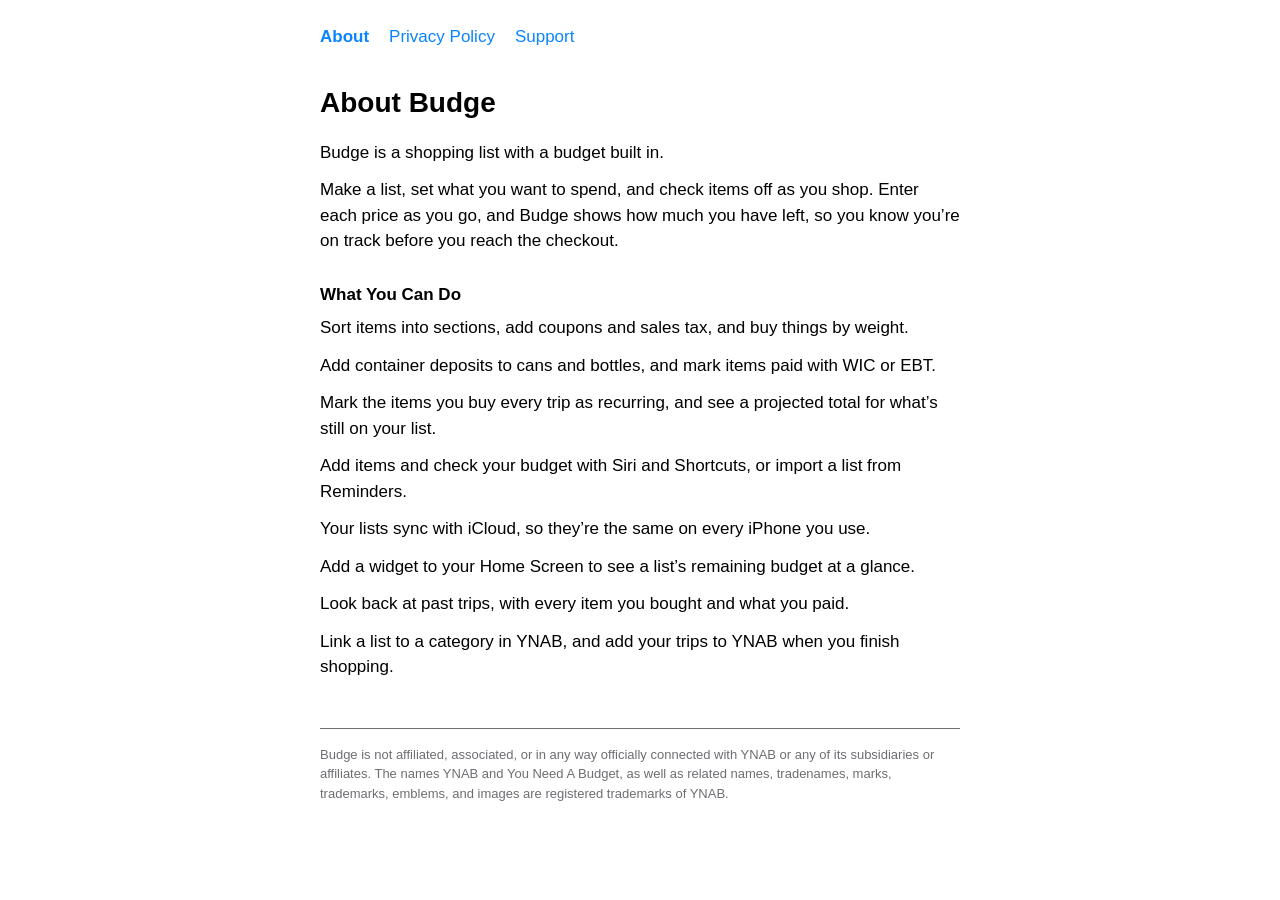
<file: index.html>
<!DOCTYPE html>
<html lang="en">
<head>
    <meta charset="utf-8">
    <meta name="viewport" content="width=device-width, initial-scale=1">
    <title>About Budge</title>
    <link rel="stylesheet" href="style.css">
</head>
<body>
    <nav>
        <a href="./" aria-current="page">About</a>
        <a href="privacy.html">Privacy Policy</a>
        <a href="support.html">Support</a>
    </nav>

    <h1>About Budge</h1>
    <p>Budge is a shopping list with a budget built in.</p>
    <p>Make a list, set what you want to spend, and check items off as you shop. Enter each price as you go, and Budge shows how much you have left, so you know you’re on track before you reach the checkout.</p>

    <h2>What You Can Do</h2>
    <p>Sort items into sections, add coupons and sales tax, and buy things by weight.</p>
    <p>Add container deposits to cans and bottles, and mark items paid with WIC or EBT.</p>
    <p>Mark the items you buy every trip as recurring, and see a projected total for what’s still on your list.</p>
    <p>Add items and check your budget with Siri and Shortcuts, or import a list from Reminders.</p>
    <p>Your lists sync with iCloud, so they’re the same on every iPhone you use.</p>
    <p>Add a widget to your Home Screen to see a list’s remaining budget at a glance.</p>
    <p>Look back at past trips, with every item you bought and what you paid.</p>
    <p>Link a list to a category in YNAB, and add your trips to YNAB when you finish shopping.</p>
    <footer>
        <p>Budge is not affiliated, associated, or in any way officially connected with YNAB or any of its subsidiaries or affiliates. The names YNAB and You Need A Budget, as well as related names, tradenames, marks, trademarks, emblems, and images are registered trademarks of YNAB.</p>
    </footer>
</body>
</html>
</file>
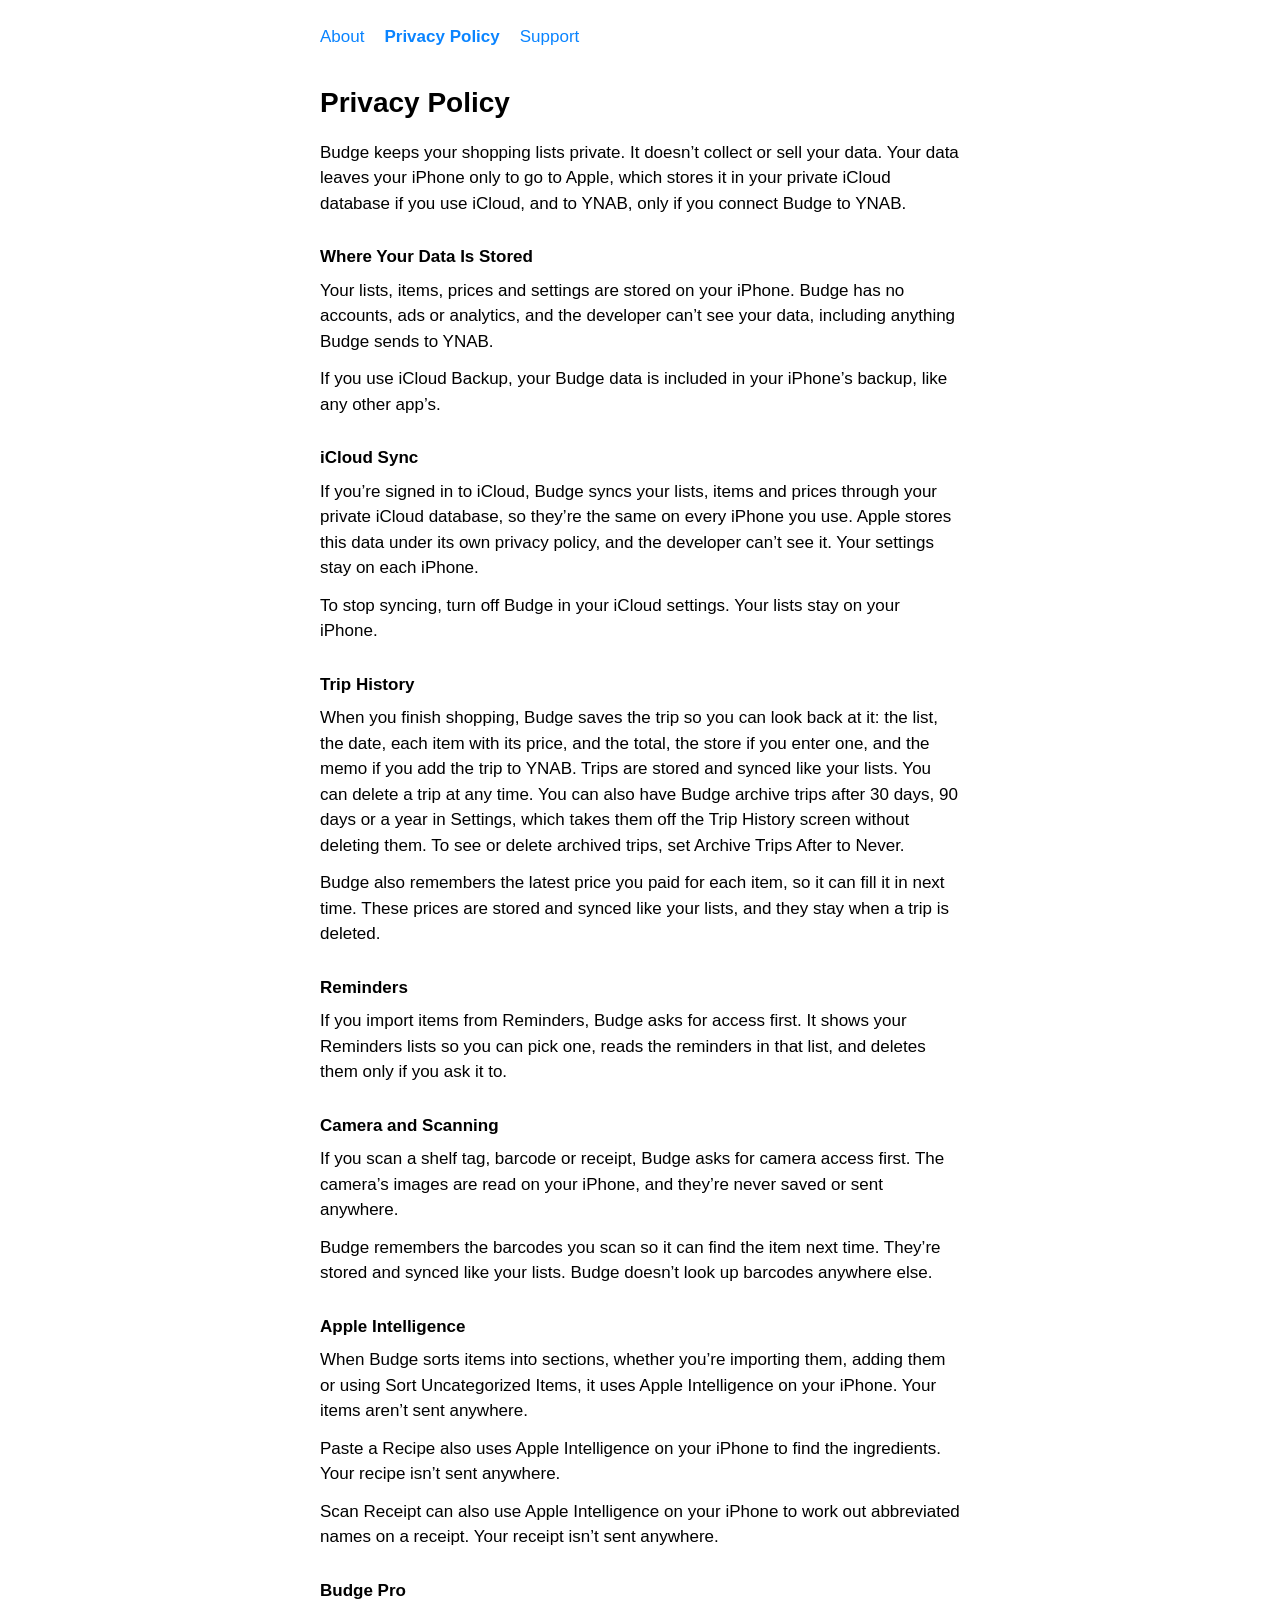
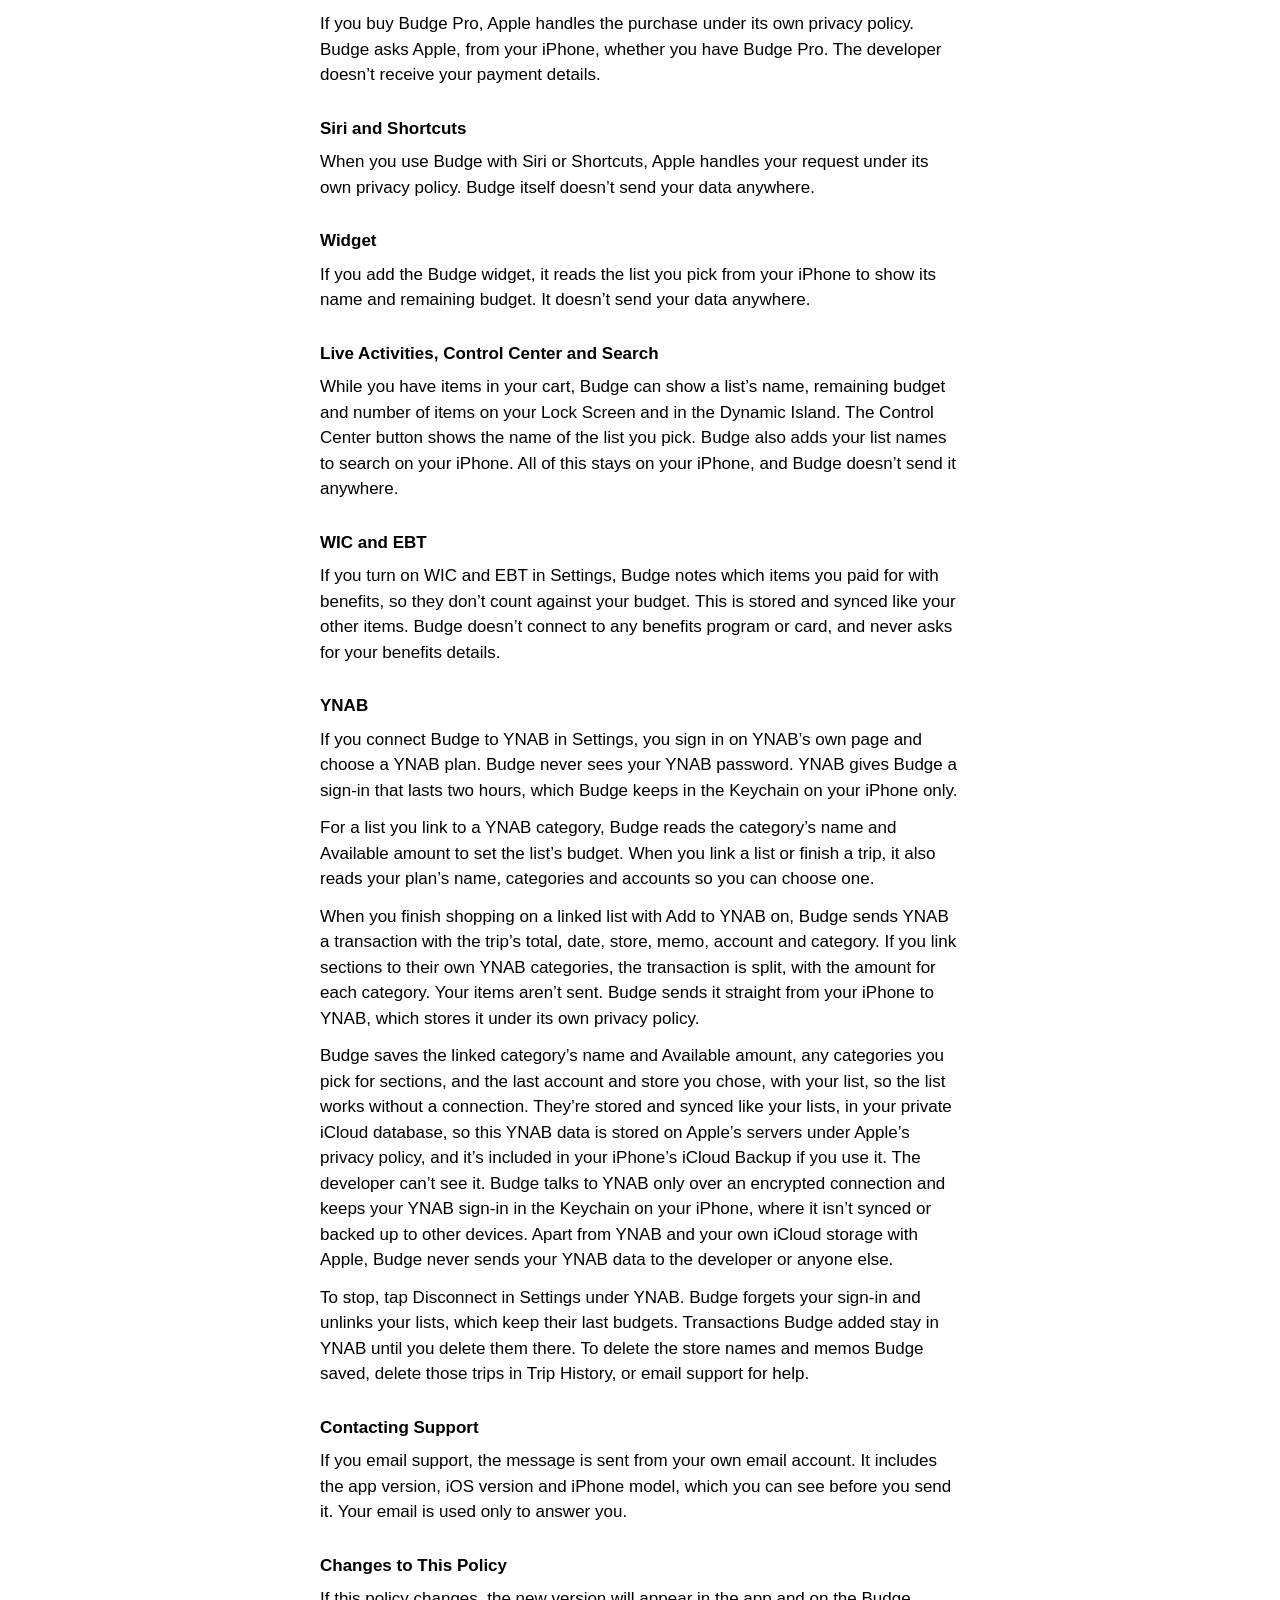
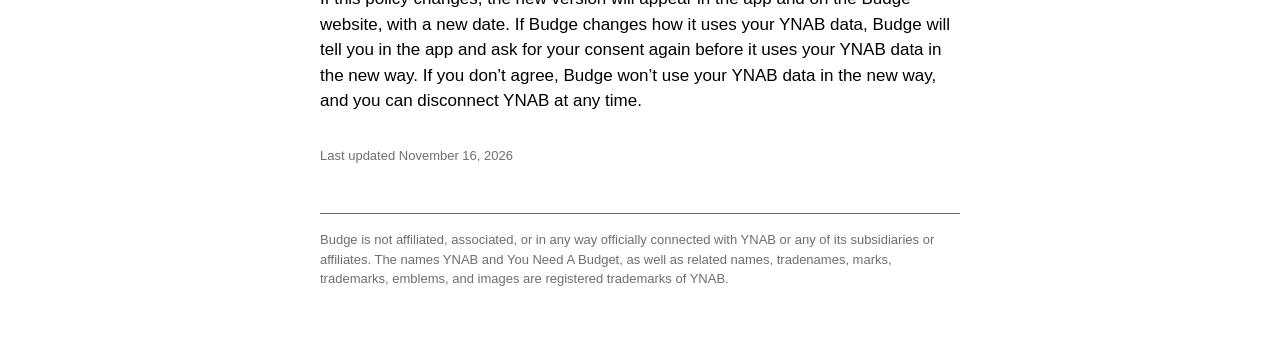
<file: privacy.html>
<!DOCTYPE html>
<html lang="en">
<head>
    <meta charset="utf-8">
    <meta name="viewport" content="width=device-width, initial-scale=1">
    <title>Budge Privacy Policy</title>
    <link rel="stylesheet" href="style.css">
</head>
<body>
    <nav>
        <a href="./">About</a>
        <a href="privacy.html" aria-current="page">Privacy Policy</a>
        <a href="support.html">Support</a>
    </nav>

    <h1>Privacy Policy</h1>
    <p>Budge keeps your shopping lists private. It doesn’t collect or sell your data. Your data leaves your iPhone only to go to Apple, which stores it in your private iCloud database if you use iCloud, and to YNAB, only if you connect Budge to YNAB.</p>

    <h2>Where Your Data Is Stored</h2>
    <p>Your lists, items, prices and settings are stored on your iPhone. Budge has no accounts, ads or analytics, and the developer can’t see your data, including anything Budge sends to YNAB.</p>
    <p>If you use iCloud Backup, your Budge data is included in your iPhone’s backup, like any other app’s.</p>

    <h2>iCloud Sync</h2>
    <p>If you’re signed in to iCloud, Budge syncs your lists, items and prices through your private iCloud database, so they’re the same on every iPhone you use. Apple stores this data under its own privacy policy, and the developer can’t see it. Your settings stay on each iPhone.</p>
    <p>To stop syncing, turn off Budge in your iCloud settings. Your lists stay on your iPhone.</p>

    <h2>Trip History</h2>
    <p>When you finish shopping, Budge saves the trip so you can look back at it: the list, the date, each item with its price, and the total, the store if you enter one, and the memo if you add the trip to YNAB. Trips are stored and synced like your lists. You can delete a trip at any time. You can also have Budge archive trips after 30 days, 90 days or a year in Settings, which takes them off the Trip History screen without deleting them. To see or delete archived trips, set Archive Trips After to Never.</p>
    <p>Budge also remembers the latest price you paid for each item, so it can fill it in next time. These prices are stored and synced like your lists, and they stay when a trip is deleted.</p>

    <h2>Reminders</h2>
    <p>If you import items from Reminders, Budge asks for access first. It shows your Reminders lists so you can pick one, reads the reminders in that list, and deletes them only if you ask it to.</p>

    <h2>Camera and Scanning</h2>
    <p>If you scan a shelf tag, barcode or receipt, Budge asks for camera access first. The camera’s images are read on your iPhone, and they’re never saved or sent anywhere.</p>
    <p>Budge remembers the barcodes you scan so it can find the item next time. They’re stored and synced like your lists. Budge doesn’t look up barcodes anywhere else.</p>

    <h2>Apple Intelligence</h2>
    <p>When Budge sorts items into sections, whether you’re importing them, adding them or using Sort Uncategorized Items, it uses Apple Intelligence on your iPhone. Your items aren’t sent anywhere.</p>
    <p>Paste a Recipe also uses Apple Intelligence on your iPhone to find the ingredients. Your recipe isn’t sent anywhere.</p>
    <p>Scan Receipt can also use Apple Intelligence on your iPhone to work out abbreviated names on a receipt. Your receipt isn’t sent anywhere.</p>

    <h2>Budge Pro</h2>
    <p>If you buy Budge Pro, Apple handles the purchase under its own privacy policy. Budge asks Apple, from your iPhone, whether you have Budge Pro. The developer doesn’t receive your payment details.</p>

    <h2>Siri and Shortcuts</h2>
    <p>When you use Budge with Siri or Shortcuts, Apple handles your request under its own privacy policy. Budge itself doesn’t send your data anywhere.</p>

    <h2>Widget</h2>
    <p>If you add the Budge widget, it reads the list you pick from your iPhone to show its name and remaining budget. It doesn’t send your data anywhere.</p>

    <h2>Live Activities, Control Center and Search</h2>
    <p>While you have items in your cart, Budge can show a list’s name, remaining budget and number of items on your Lock Screen and in the Dynamic Island. The Control Center button shows the name of the list you pick. Budge also adds your list names to search on your iPhone. All of this stays on your iPhone, and Budge doesn’t send it anywhere.</p>

    <h2>WIC and EBT</h2>
    <p>If you turn on WIC and EBT in Settings, Budge notes which items you paid for with benefits, so they don’t count against your budget. This is stored and synced like your other items. Budge doesn’t connect to any benefits program or card, and never asks for your benefits details.</p>

    <h2>YNAB</h2>
    <p>If you connect Budge to YNAB in Settings, you sign in on YNAB’s own page and choose a YNAB plan. Budge never sees your YNAB password. YNAB gives Budge a sign-in that lasts two hours, which Budge keeps in the Keychain on your iPhone only.</p>
    <p>For a list you link to a YNAB category, Budge reads the category’s name and Available amount to set the list’s budget. When you link a list or finish a trip, it also reads your plan’s name, categories and accounts so you can choose one.</p>
    <p>When you finish shopping on a linked list with Add to YNAB on, Budge sends YNAB a transaction with the trip’s total, date, store, memo, account and category. If you link sections to their own YNAB categories, the transaction is split, with the amount for each category. Your items aren’t sent. Budge sends it straight from your iPhone to YNAB, which stores it under its own privacy policy.</p>
    <p>Budge saves the linked category’s name and Available amount, any categories you pick for sections, and the last account and store you chose, with your list, so the list works without a connection. They’re stored and synced like your lists, in your private iCloud database, so this YNAB data is stored on Apple’s servers under Apple’s privacy policy, and it’s included in your iPhone’s iCloud Backup if you use it. The developer can’t see it. Budge talks to YNAB only over an encrypted connection and keeps your YNAB sign-in in the Keychain on your iPhone, where it isn’t synced or backed up to other devices. Apart from YNAB and your own iCloud storage with Apple, Budge never sends your YNAB data to the developer or anyone else.</p>
    <p>To stop, tap Disconnect in Settings under YNAB. Budge forgets your sign-in and unlinks your lists, which keep their last budgets. Transactions Budge added stay in YNAB until you delete them there. To delete the store names and memos Budge saved, delete those trips in Trip History, or email support for help.</p>

    <h2>Contacting Support</h2>
    <p>If you email support, the message is sent from your own email account. It includes the app version, iOS version and iPhone model, which you can see before you send it. Your email is used only to answer you.</p>

    <h2>Changes to This Policy</h2>
    <p>If this policy changes, the new version will appear in the app and on the Budge website, with a new date. If Budge changes how it uses your YNAB data, Budge will tell you in the app and ask for your consent again before it uses your YNAB data in the new way. If you don’t agree, Budge won’t use your YNAB data in the new way, and you can disconnect YNAB at any time.</p>

    <p class="updated">Last updated November 16, 2026</p>
    <footer>
        <p>Budge is not affiliated, associated, or in any way officially connected with YNAB or any of its subsidiaries or affiliates. The names YNAB and You Need A Budget, as well as related names, tradenames, marks, trademarks, emblems, and images are registered trademarks of YNAB.</p>
    </footer>
</body>
</html>
</file>
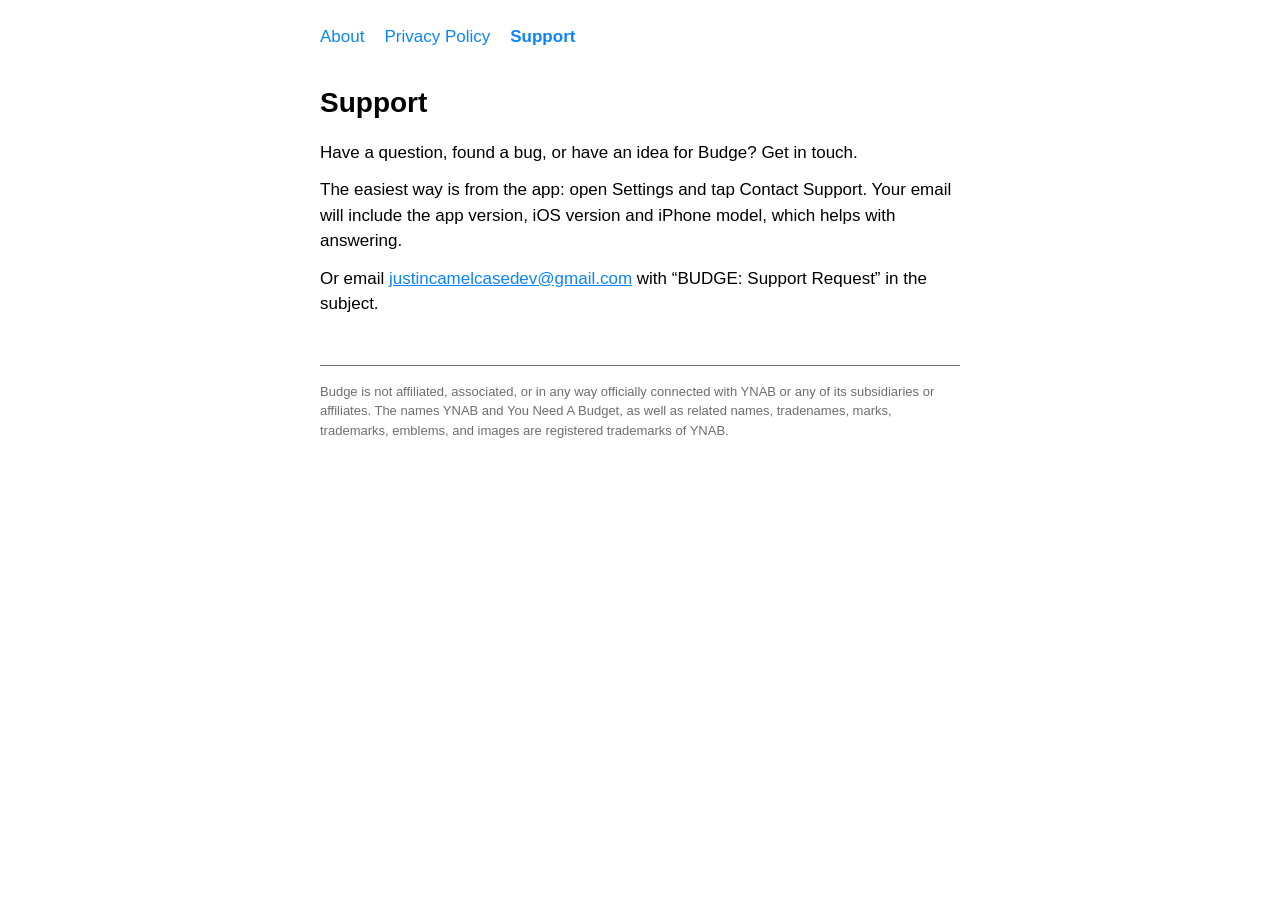
<file: support.html>
<!DOCTYPE html>
<html lang="en">
<head>
    <meta charset="utf-8">
    <meta name="viewport" content="width=device-width, initial-scale=1">
    <title>Budge Support</title>
    <link rel="stylesheet" href="style.css">
</head>
<body>
    <nav>
        <a href="./">About</a>
        <a href="privacy.html">Privacy Policy</a>
        <a href="support.html" aria-current="page">Support</a>
    </nav>

    <h1>Support</h1>
    <p>Have a question, found a bug, or have an idea for Budge? Get in touch.</p>
    <p>The easiest way is from the app: open Settings and tap Contact Support. Your email will include the app version, iOS version and iPhone model, which helps with answering.</p>
    <p>Or email <a href="mailto:justincamelcasedev@gmail.com?subject=BUDGE%3A%20Support%20Request">justincamelcasedev@gmail.com</a> with “BUDGE: Support Request” in the subject.</p>
    <footer>
        <p>Budge is not affiliated, associated, or in any way officially connected with YNAB or any of its subsidiaries or affiliates. The names YNAB and You Need A Budget, as well as related names, tradenames, marks, trademarks, emblems, and images are registered trademarks of YNAB.</p>
    </footer>
</body>
</html>
</file>
<file: style.css>
:root {
    color-scheme: light dark;
    --accent: #0a84ff;
    --secondary: #6e6e73;
}

@media (prefers-color-scheme: dark) {
    :root {
        --secondary: #98989d;
    }
}

body {
    font: 17px/1.5 -apple-system, BlinkMacSystemFont, "Helvetica Neue", Helvetica, Arial, sans-serif;
    max-width: 640px;
    margin: 0 auto;
    padding: 24px 20px 48px;
}

nav {
    display: flex;
    gap: 20px;
    margin-bottom: 32px;
}

nav a {
    color: var(--accent);
    text-decoration: none;
}

nav a[aria-current="page"] {
    font-weight: 600;
}

h1 {
    font-size: 28px;
    margin: 0 0 16px;
}

h2 {
    font-size: 17px;
    margin: 28px 0 8px;
}

p {
    margin: 0 0 12px;
}

a {
    color: var(--accent);
}

.updated {
    color: var(--secondary);
    font-size: 13px;
    margin-top: 32px;
}

footer {
    margin-top: 48px;
    padding-top: 16px;
    border-top: 1px solid var(--secondary);
    color: var(--secondary);
    font-size: 13px;
}
</file>
